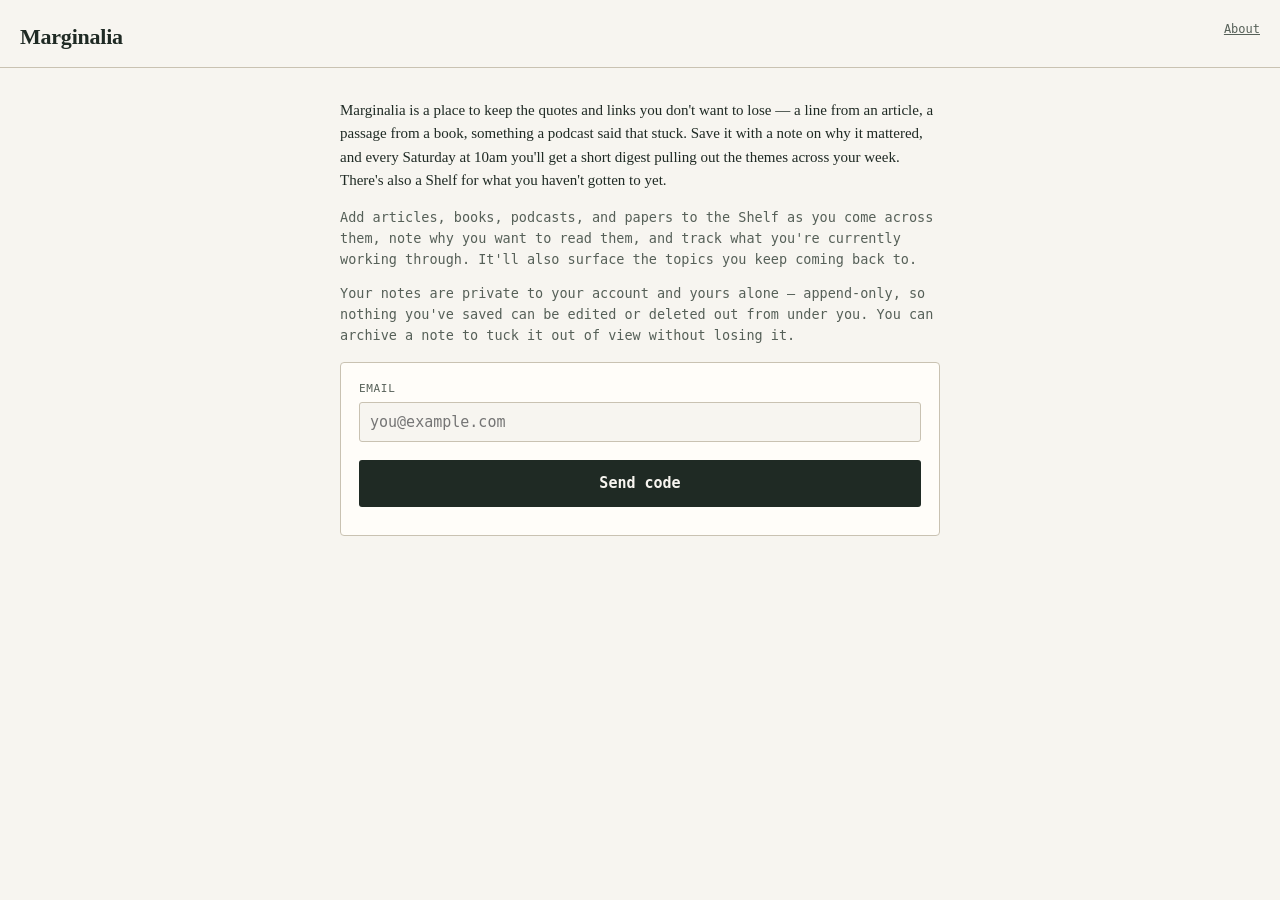
<file: index.html>
<!DOCTYPE html>
<html lang="en">
<head>
<meta charset="UTF-8" />
<meta name="viewport" content="width=device-width, initial-scale=1, viewport-fit=cover" />
<title>Marginalia</title>
<link rel="manifest" href="manifest.json" />
<meta name="theme-color" content="#1f2a24" />
<link rel="apple-touch-icon" href="icons/icon-192.png" />
<meta name="apple-mobile-web-app-capable" content="yes" />
<link rel="stylesheet" href="styles.css" />
</head>
<body>

<div class="update-banner" id="update-banner" hidden>
  <span>A new version is ready.</span>
  <button type="button" id="update-reload-btn">Refresh</button>
</div>

<header class="masthead">
  <a class="about-btn" href="about.html">About</a>
  <h1>Marginalia</h1>
  <div class="date" id="today"></div>
  <button type="button" class="signout-link" id="signout-btn" hidden>Sign out</button>
</header>

<main>

  <!-- LOGIN -->
  <section class="view active" id="view-login">
    <div class="intro">
      <p>Marginalia is a place to keep the quotes and links you don't want to
      lose — a line from an article, a passage from a book, something a
      podcast said that stuck. Save it with a note on why it mattered, and
      every Saturday at 10am you'll get a short digest pulling out the
      themes across your week. There's also a Shelf for what you haven't
      gotten to yet.</p>
      <p>Add articles, books, podcasts, and papers to the Shelf as you come
      across them, note why you want to read them, and track what you're
      currently working through. It'll also surface the topics you keep
      coming back to.</p>
      <p>Your notes are private to your account and yours alone — append-only,
      so nothing you've saved can be edited or deleted out from under you.
      You can archive a note to tuck it out of view without losing it.</p>
    </div>
    <form class="capture" id="login-form">
      <label for="login-email">Email</label>
      <input id="login-email" type="email" required placeholder="you@example.com" />
      <button type="submit" class="primary">Send code</button>
      <div class="sync-status" id="login-status"></div>
    </form>
    <form class="capture" id="login-code-form" hidden>
      <label for="login-code">8-digit code</label>
      <input id="login-code" type="text" inputmode="numeric" autocomplete="one-time-code"
             pattern="[0-9]*" maxlength="8" required placeholder="00000000" />
      <button type="submit" class="primary">Verify</button>
      <button type="button" class="signout-link" id="login-code-back">Use a different email</button>
      <div class="sync-status" id="login-code-status"></div>
    </form>
  </section>

  <!-- NOTES (capture + list) -->
  <section class="view" id="view-notes">
    <form class="capture" id="capture-form">
      <label for="quote">Quote</label>
      <textarea id="quote" required placeholder="What caught you?"></textarea>

      <label for="link">Link</label>
      <input id="link" type="text" inputmode="url" placeholder="https://…" />

      <label for="source_type">Source</label>
      <select id="source_type">
        <option value="article">Article</option>
        <option value="book">Book</option>
        <option value="podcast">Podcast</option>
        <option value="video">Video</option>
        <option value="paper">Long-form Paper</option>
        <option value="other">Other</option>
      </select>

      <label>Category</label>
      <div class="category-picker" id="category-picker">
        <button type="button" class="category-chip add-new" id="add-category">+ new</button>
      </div>
      <input type="hidden" id="category_id" />

      <label for="context">Context — why it mattered</label>
      <textarea id="context" placeholder="Optional"></textarea>

      <label for="used_at">When</label>
      <input id="used_at" type="datetime-local" />

      <label for="source_item_id">From your shelf (optional)</label>
      <select id="source_item_id">
        <option value="">— none —</option>
      </select>

      <button type="submit" class="primary">Save note</button>
      <div class="sync-status" id="sync-status"></div>
    </form>

    <button type="button" class="toggle-btn" id="toggle-notes-list">Show your notes</button>
    <div id="notes-list-wrap" hidden>
      <button type="button" class="signout-link" id="toggle-archived">Show archived</button>
      <div id="notes-list"></div>
    </div>
  </section>

  <!-- SHELF -->
  <section class="view" id="view-reading">
    <div class="cold-callout" id="cold-callout" hidden></div>

    <h2 class="section-heading">Currently Reading</h2>
    <div id="reading-list"></div>

    <div class="reading-columns">
      <div class="reading-col">
        <h2 class="section-heading">To Read</h2>
        <div id="to-read-list"></div>
        <button type="button" class="link-action" id="to-read-more" hidden></button>
      </div>
      <div class="reading-col">
        <h2 class="section-heading">You're Reading About</h2>
        <div id="topic-rollup"></div>
      </div>
    </div>

    <button type="button" class="toggle-btn" id="toggle-shelf-form">Want to add something else to the shelf?</button>
    <form class="capture" id="add-to-shelf-form" hidden>
      <label for="shelf_title">What is it?</label>
      <input id="shelf_title" type="text" required placeholder="Title or headline" />

      <label for="shelf_link">Link</label>
      <input id="shelf_link" type="text" inputmode="url" placeholder="https://…" />

      <label for="shelf_source_type">Source</label>
      <select id="shelf_source_type">
        <option value="article">Article</option>
        <option value="book">Book</option>
        <option value="podcast">Podcast</option>
        <option value="video">Video</option>
        <option value="paper">Long-form Paper</option>
        <option value="other">Other</option>
      </select>

      <label>Category</label>
      <div class="category-picker" id="shelf-category-picker">
        <button type="button" class="category-chip add-new" id="shelf-add-category">+ new</button>
      </div>
      <input type="hidden" id="shelf_category_id" />

      <label for="shelf_context">Why you want to read this</label>
      <textarea id="shelf_context" placeholder="Optional"></textarea>

      <div id="shelf-pages-field" hidden>
        <label for="shelf_total_pages">Total pages (optional — if you already know it)</label>
        <input id="shelf_total_pages" type="number" inputmode="numeric" min="1" placeholder="e.g. 320" />
      </div>

      <button type="submit" class="primary">Add to shelf</button>
      <div class="sync-status" id="shelf-sync-status"></div>
    </form>
  </section>

  <!-- DIGEST -->
  <section class="view" id="view-digest">
    <div id="digest-content">
      <p class="digest-empty">No digest yet — the first one lands Saturday at 10am.</p>
    </div>
  </section>

</main>

<nav class="tabbar" hidden>
  <button data-view="notes" class="active">Notes</button>
  <button data-view="reading">Shelf</button>
  <button data-view="digest">This Week</button>
</nav>

<script type="module" src="app.js"></script>
</body>
</html>
</file>
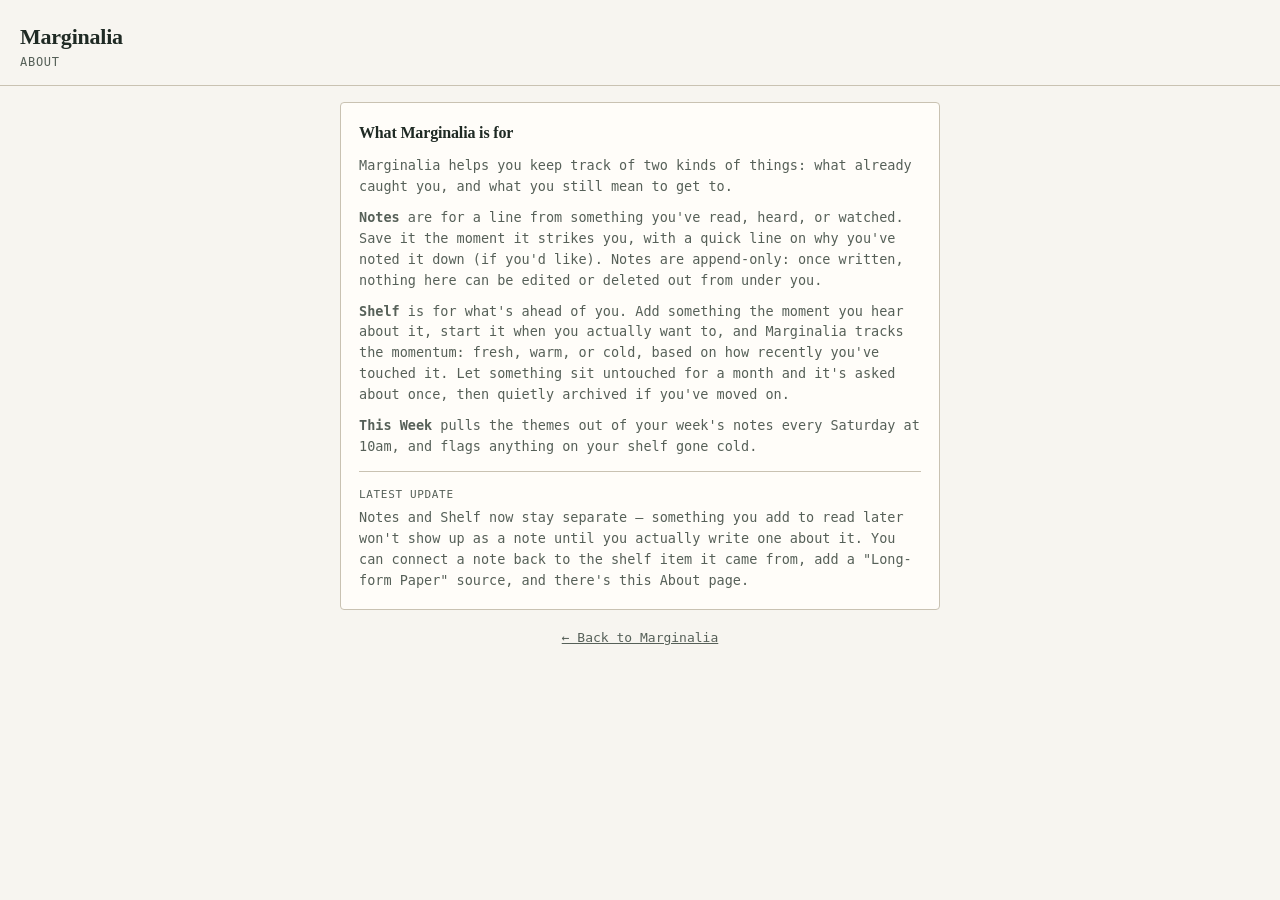
<file: about.html>
<!DOCTYPE html>
<html lang="en">
<head>
<meta charset="UTF-8" />
<meta name="viewport" content="width=device-width, initial-scale=1, viewport-fit=cover" />
<title>Marginalia — About</title>
<link rel="stylesheet" href="styles.css" />
</head>
<body>

<header class="masthead">
  <h1>Marginalia</h1>
  <div class="date">About</div>
</header>

<main>
  <div class="about-panel">
    <h2>What Marginalia is for</h2>
    <p>Marginalia helps you keep track of two kinds of things: what already
    caught you, and what you still mean to get to.</p>
    <p><strong>Notes</strong> are for a line from something you've read, heard,
    or watched. Save it the moment it strikes you, with a quick line on why
    you've noted it down (if you'd like). Notes are append-only: once written,
    nothing here can be edited or deleted out from under you.</p>
    <p><strong>Shelf</strong> is for what's ahead of you. Add something the
    moment you hear about it, start it when you actually want to, and
    Marginalia tracks the momentum: fresh, warm, or cold, based on how
    recently you've touched it. Let something sit untouched for a month and
    it's asked about once, then quietly archived if you've moved on.</p>
    <p><strong>This Week</strong> pulls the themes out of your week's notes
    every Saturday at 10am, and flags anything on your shelf gone cold.</p>
    <hr class="about-divider" />
    <p class="changelog-label">Latest update</p>
    <p id="changelog-entry">Notes and Shelf now stay separate — something you
    add to read later won't show up as a note until you actually write one
    about it. You can connect a note back to the shelf item it came from, add
    a "Long-form Paper" source, and there's this About page.</p>
  </div>

  <p style="text-align:center; margin-top:16px;">
    <a href="/marginalia/index.html" style="color: var(--ink-soft); font-size: 13px;">← Back to Marginalia</a>
  </p>
</main>

</body>
</html>
</file>
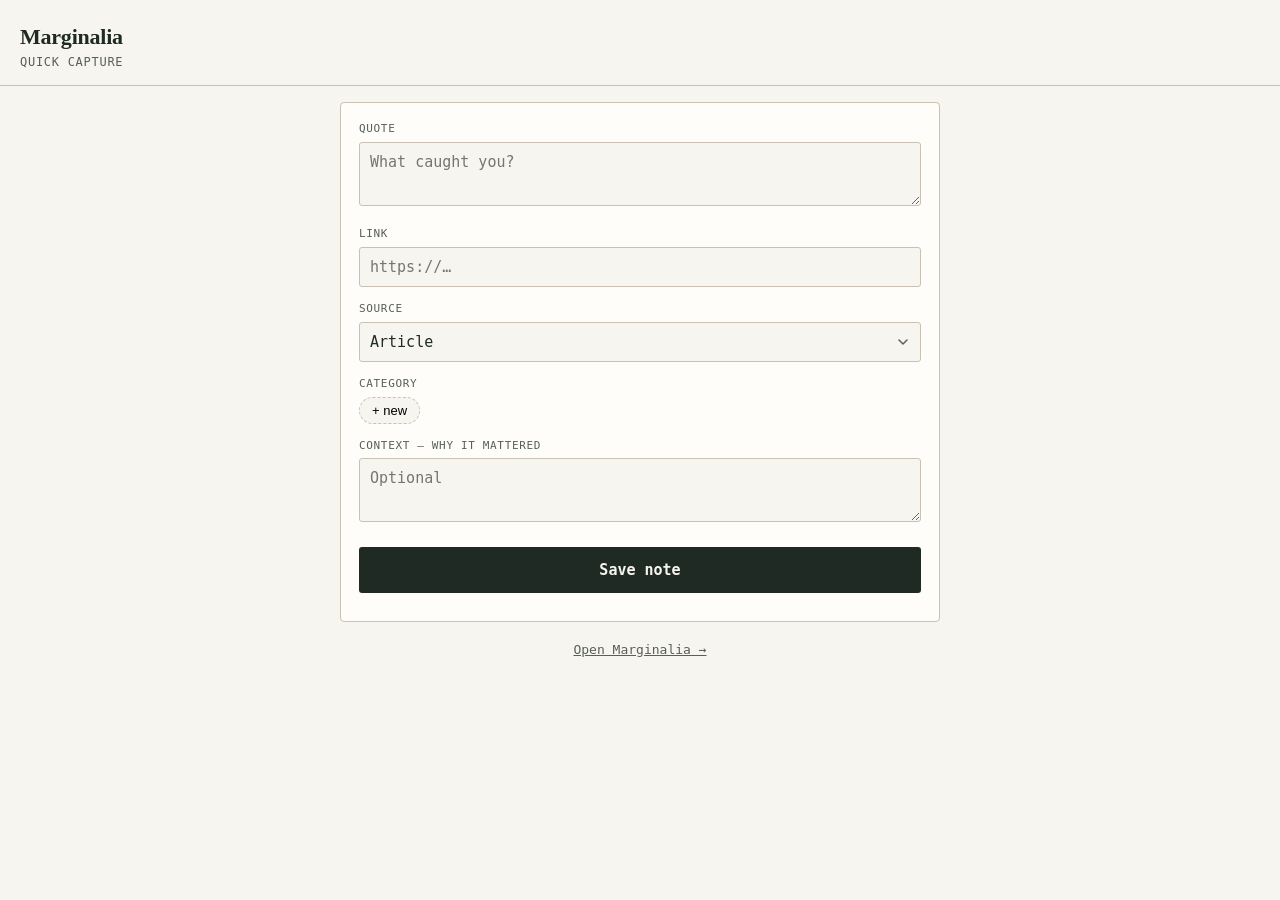
<file: capture.html>
<!DOCTYPE html>
<html lang="en">
<head>
<meta charset="UTF-8" />
<meta name="viewport" content="width=device-width, initial-scale=1, viewport-fit=cover" />
<title>Marginalia — Quick capture</title>
<link rel="stylesheet" href="styles.css" />
</head>
<body>

<header class="masthead">
  <h1>Marginalia</h1>
  <div class="date">Quick capture</div>
</header>

<main>
  <form class="capture" id="capture-form">
    <label for="quote">Quote</label>
    <textarea id="quote" required placeholder="What caught you?"></textarea>

    <label for="link">Link</label>
    <input id="link" type="text" inputmode="url" placeholder="https://…" />

    <label for="source_type">Source</label>
    <select id="source_type">
      <option value="article">Article</option>
      <option value="book">Book</option>
      <option value="podcast">Podcast</option>
      <option value="video">Video</option>
      <option value="paper">Long-form Paper</option>
      <option value="other">Other</option>
    </select>

    <label>Category</label>
    <div class="category-picker" id="category-picker">
      <button type="button" class="category-chip add-new" id="add-category">+ new</button>
    </div>
    <input type="hidden" id="category_id" />

    <label for="context">Context — why it mattered</label>
    <textarea id="context" placeholder="Optional"></textarea>

    <button type="submit" class="primary">Save note</button>
    <div class="sync-status" id="sync-status"></div>
  </form>
  <p style="text-align:center; margin-top:16px;">
    <a href="/marginalia/index.html" style="color: var(--ink-soft); font-size: 13px;">Open Marginalia →</a>
  </p>
</main>

<script type="module">
  import { initCaptureForm } from "./app.js";

  // Pre-fill from share-target query params (Android) or bookmarklet params (iOS fallback)
  const params = new URLSearchParams(window.location.search);
  const text = params.get("text") || params.get("title") || "";
  const url = params.get("url") || "";

  initCaptureForm({
    formEl: document.getElementById("capture-form"),
    prefill: { quote: text, link: url },
    onSaved: () => {
      document.getElementById("sync-status").textContent = "Saved — queued to sync.";
      setTimeout(() => window.close(), 900); // closes if opened as a share-sheet popover
    },
  });
</script>
</body>
</html>
</file>
<file: styles.css>
/* Marginalia — a quiet, editorial reading log.
   Palette: paper (#f7f5f0), ink (#1f2a24), rule (#c9c2b2), accent (#9c5a3c — a worn book-cloth red) */

@font-face {
  font-family: "Source Serif";
  src: local("Source Serif 4"), local("Georgia");
}

:root {
  --paper: #f7f5f0;
  --ink: #1f2a24;
  --ink-soft: #566058;
  --rule: #c9c2b2;
  --accent: #9c5a3c;
  --card: #fffdf9;
  --momentum-fresh: #4a7c59;
  --momentum-warm: #b8842e;
  --momentum-cold: #9c5a3c;
}

* { box-sizing: border-box; }

body {
  margin: 0;
  background: var(--paper);
  color: var(--ink);
  font-family: "iA Writer Quattro", ui-monospace, "SF Mono", Menlo, monospace;
  font-size: 15px;
  line-height: 1.5;
  padding-bottom: 72px; /* room for the tab bar */
}

h1, h2, h3 {
  font-family: "Source Serif", Georgia, serif;
  font-weight: 600;
  letter-spacing: -0.01em;
}

.update-banner {
  display: flex;
  align-items: center;
  justify-content: space-between;
  gap: 12px;
  padding: 10px 20px;
  background: var(--ink);
  color: var(--paper);
  font-size: 12.5px;
}
.update-banner[hidden] { display: none; }
.update-banner button {
  border: 1px solid var(--paper);
  border-radius: 3px;
  background: none;
  color: var(--paper);
  font: inherit;
  font-size: 12px;
  padding: 4px 10px;
  cursor: pointer;
  flex-shrink: 0;
}

header.masthead {
  position: relative;
  padding: 20px 20px 14px;
  border-bottom: 1px solid var(--rule);
}
header.masthead h1 {
  font-size: 22px;
  margin: 0;
}
header.masthead .date {
  color: var(--ink-soft);
  font-size: 12px;
  text-transform: uppercase;
  letter-spacing: 0.06em;
}
.about-btn {
  position: absolute;
  top: 20px;
  right: 20px;
  color: var(--ink-soft);
  font: inherit;
  font-size: 12px;
  text-decoration: underline;
}
.about-panel {
  background: var(--card);
  border: 1px solid var(--rule);
  border-radius: 4px;
  padding: 18px;
}
.about-panel h2 {
  font-size: 16px;
  margin: 0 0 10px;
}
.about-panel p {
  font-size: 13.5px;
  color: var(--ink-soft);
  line-height: 1.55;
  margin: 0 0 10px;
}
.about-panel p:last-child { margin-bottom: 0; }
.about-divider {
  border: none;
  border-top: 1px solid var(--rule);
  margin: 14px 0;
}
.about-panel .changelog-label {
  font-size: 11px;
  text-transform: uppercase;
  letter-spacing: 0.06em;
  color: var(--ink-soft);
  margin-bottom: 4px;
}
.signout-link {
  border: none;
  background: none;
  color: var(--ink-soft);
  font: inherit;
  font-size: 12px;
  text-decoration: underline;
  cursor: pointer;
  padding: 0;
  margin-top: 4px;
}

main { padding: 16px 20px 40px; max-width: 640px; margin: 0 auto; }

.view { display: none; }
.view.active { display: block; }

/* Login intro */
.intro {
  margin-bottom: 16px;
}
.intro p {
  font-size: 13.5px;
  color: var(--ink-soft);
  line-height: 1.55;
}
.intro p:first-child {
  font-family: "Source Serif", Georgia, serif;
  font-size: 15px;
  color: var(--ink);
}

/* Capture form */
form.capture {
  background: var(--card);
  border: 1px solid var(--rule);
  border-radius: 4px;
  padding: 18px;
}
form.capture label {
  display: block;
  font-size: 11px;
  text-transform: uppercase;
  letter-spacing: 0.06em;
  color: var(--ink-soft);
  margin: 14px 0 4px;
}
form.capture label:first-of-type { margin-top: 0; }
form.capture textarea,
form.capture input,
form.capture select {
  width: 100%;
  font: inherit;
  padding: 8px 10px;
  border: 1px solid var(--rule);
  border-radius: 3px;
  background: var(--paper);
  color: var(--ink);
}
form.capture textarea { resize: vertical; min-height: 64px; }

/* Every browser/OS draws its own native select arrow differently (and
   sometimes inconsistently between two selects on the same page) — drawn
   here instead, so all selects match regardless of platform. */
form.capture select {
  appearance: none;
  -webkit-appearance: none;
  -moz-appearance: none;
  padding-right: 30px;
  background-image: url("data:image/svg+xml,%3Csvg xmlns='http://www.w3.org/2000/svg' width='10' height='6' viewBox='0 0 10 6'%3E%3Cpath d='M1 1l4 4 4-4' stroke='%23566058' stroke-width='1.5' fill='none' stroke-linecap='round' stroke-linejoin='round'/%3E%3C/svg%3E");
  background-repeat: no-repeat;
  background-position: right 12px center;
}

.category-picker { display: flex; flex-wrap: wrap; gap: 6px; margin-top: 4px; }
.category-chip {
  border: 1px solid var(--rule);
  border-radius: 999px;
  padding: 5px 12px;
  font-size: 13px;
  background: var(--paper);
  cursor: pointer;
}
.category-chip.selected {
  background: var(--accent);
  border-color: var(--accent);
  color: var(--card);
}
.category-chip.add-new { border-style: dashed; }

button.primary {
  margin-top: 18px;
  width: 100%;
  padding: 12px;
  border: none;
  border-radius: 3px;
  background: var(--ink);
  color: var(--paper);
  font: inherit;
  font-weight: 600;
  cursor: pointer;
}
button.primary:active { opacity: 0.85; }

.toggle-btn {
  display: block;
  margin: 28px auto 24px;
  padding: 9px 18px;
  border: 1px solid var(--rule);
  border-radius: 3px;
  background: var(--card);
  color: var(--ink);
  font: inherit;
  font-size: 13px;
  font-weight: 600;
  cursor: pointer;
}
.toggle-btn:active { opacity: 0.85; }

.sync-status {
  margin-top: 10px;
  font-size: 12px;
  color: var(--ink-soft);
}
.sync-status.pending::before { content: "○ "; color: var(--accent); }
.sync-status.synced::before { content: "● "; color: #4a7c59; }

/* Notes list */
#toggle-archived {
  display: block;
  margin-bottom: 10px;
}
.note-card {
  border-bottom: 1px solid var(--rule);
  padding: 14px 0;
}
.note-card.archived { opacity: 0.6; }
.note-card .archive-btn {
  border: none;
  background: none;
  color: var(--ink-soft);
  font: inherit;
  font-size: 11px;
  text-decoration: underline;
  cursor: pointer;
  padding: 0;
}
.note-card .quote {
  font-family: "Source Serif", Georgia, serif;
  font-size: 16px;
  line-height: 1.45;
}
.note-card .quote::before { content: "\201C"; }
.note-card .quote::after { content: "\201D"; }
.note-card .meta {
  margin-top: 6px;
  font-size: 12px;
  color: var(--ink-soft);
  display: flex;
  gap: 10px;
  flex-wrap: wrap;
}
.note-card .context {
  margin-top: 6px;
  font-size: 13px;
  color: var(--ink-soft);
  font-style: italic;
}
.note-card .note-source {
  margin-top: 4px;
  font-size: 11.5px;
  color: var(--accent);
}

/* Reading dashboard */
.section-heading {
  font-size: 14px;
  margin: 20px 0 10px;
}
.section-heading:first-of-type { margin-top: 0; }

.cold-callout {
  background: var(--card);
  border: 1px solid var(--momentum-cold);
  border-left: 4px solid var(--momentum-cold);
  border-radius: 4px;
  padding: 12px 14px;
  margin-bottom: 16px;
  font-size: 13.5px;
}
.cold-callout[hidden] { display: none; }

.momentum-pill {
  border-radius: 999px;
  padding: 2px 10px;
  font-size: 11px;
  text-transform: uppercase;
  letter-spacing: 0.04em;
  color: var(--card);
}
.momentum-pill.momentum-fresh { background: var(--momentum-fresh); }
.momentum-pill.momentum-warm { background: var(--momentum-warm); }
.momentum-pill.momentum-cold { background: var(--momentum-cold); }

.reading-card {
  border-bottom: 1px solid var(--rule);
  padding: 14px 0;
}
.reading-card-title {
  font-family: "Source Serif", Georgia, serif;
  font-size: 16px;
  line-height: 1.45;
}
.reading-card-meta {
  margin-top: 6px;
  font-size: 12px;
  color: var(--ink-soft);
  display: flex;
  align-items: center;
  gap: 10px;
  flex-wrap: wrap;
}
.reading-card-actions {
  margin-top: 8px;
  display: flex;
  gap: 14px;
}

.progress-control { margin-top: 10px; }
.progress-bar {
  height: 4px;
  border-radius: 2px;
  background: var(--rule);
  overflow: hidden;
}
.progress-bar-fill {
  height: 100%;
  background: var(--accent);
  border-radius: 2px;
  transition: width 0.2s ease;
}
.page-inputs {
  margin-top: 8px;
  display: flex;
  align-items: center;
  gap: 8px;
  font-size: 12px;
  color: var(--ink-soft);
}
.page-input {
  width: 64px;
  font: inherit;
  font-size: 13px;
  padding: 5px 8px;
  border: 1px solid var(--rule);
  border-radius: 3px;
  background: var(--paper);
  color: var(--ink);
}
.milestone-chips { margin-top: 8px; display: flex; flex-wrap: wrap; gap: 6px; }
.milestone-chip {
  border: 1px solid var(--rule);
  border-radius: 999px;
  padding: 4px 11px;
  font-size: 12px;
  background: var(--paper);
  color: var(--ink);
  cursor: pointer;
}
.milestone-chip.selected {
  background: var(--accent);
  border-color: var(--accent);
  color: var(--card);
}

.link-action {
  border: none;
  background: none;
  color: var(--ink-soft);
  font: inherit;
  font-size: 12px;
  text-decoration: underline;
  cursor: pointer;
  padding: 0;
}
.link-action[hidden] { display: none; }

.reading-empty {
  color: var(--ink-soft);
  font-size: 13px;
  padding: 10px 0;
}

.reading-columns {
  display: flex;
  gap: 20px;
  margin-top: 6px;
}
.reading-col { flex: 1; min-width: 0; }

.to-read-row {
  border-bottom: 1px solid var(--rule);
  padding: 10px 0;
}
.to-read-title {
  font-family: "Source Serif", Georgia, serif;
  font-size: 14.5px;
  line-height: 1.4;
}
.to-read-meta {
  margin-top: 4px;
  font-size: 11.5px;
  color: var(--ink-soft);
  display: flex;
  align-items: center;
  gap: 8px;
  flex-wrap: wrap;
}
.resurface-flag {
  border: 1px solid var(--accent);
  border-radius: 999px;
  padding: 2px 8px;
  color: var(--accent);
}

.topic-rollup { display: flex; flex-direction: column; gap: 6px; }
.topic-rollup-row {
  display: flex;
  justify-content: space-between;
  font-size: 13px;
  border-bottom: 1px solid var(--rule);
  padding-bottom: 6px;
}

@media (max-width: 520px) {
  .reading-columns { flex-direction: column; }
}

/* Digest */
.digest-card {
  background: var(--card);
  border: 1px solid var(--rule);
  border-radius: 4px;
  padding: 18px;
  margin-bottom: 16px;
}
.digest-card h2 { font-size: 17px; margin: 0 0 4px; }
.digest-card .range { font-size: 12px; color: var(--ink-soft); margin-bottom: 12px; }
.digest-card .summary { white-space: pre-line; font-size: 14.5px; }
.digest-empty { color: var(--ink-soft); font-size: 14px; padding: 30px 0; text-align: center; }

/* Tab bar */
nav.tabbar {
  position: fixed;
  bottom: 0; left: 0; right: 0;
  display: flex;
  background: var(--card);
  border-top: 1px solid var(--rule);
  padding-bottom: env(safe-area-inset-bottom, 0);
}
nav.tabbar[hidden] { display: none; }
nav.tabbar button {
  flex: 1;
  padding: 12px 0 10px;
  background: none;
  border: none;
  font: inherit;
  font-size: 12px;
  color: var(--ink-soft);
}
nav.tabbar button.active { color: var(--accent); font-weight: 600; }
</file>
